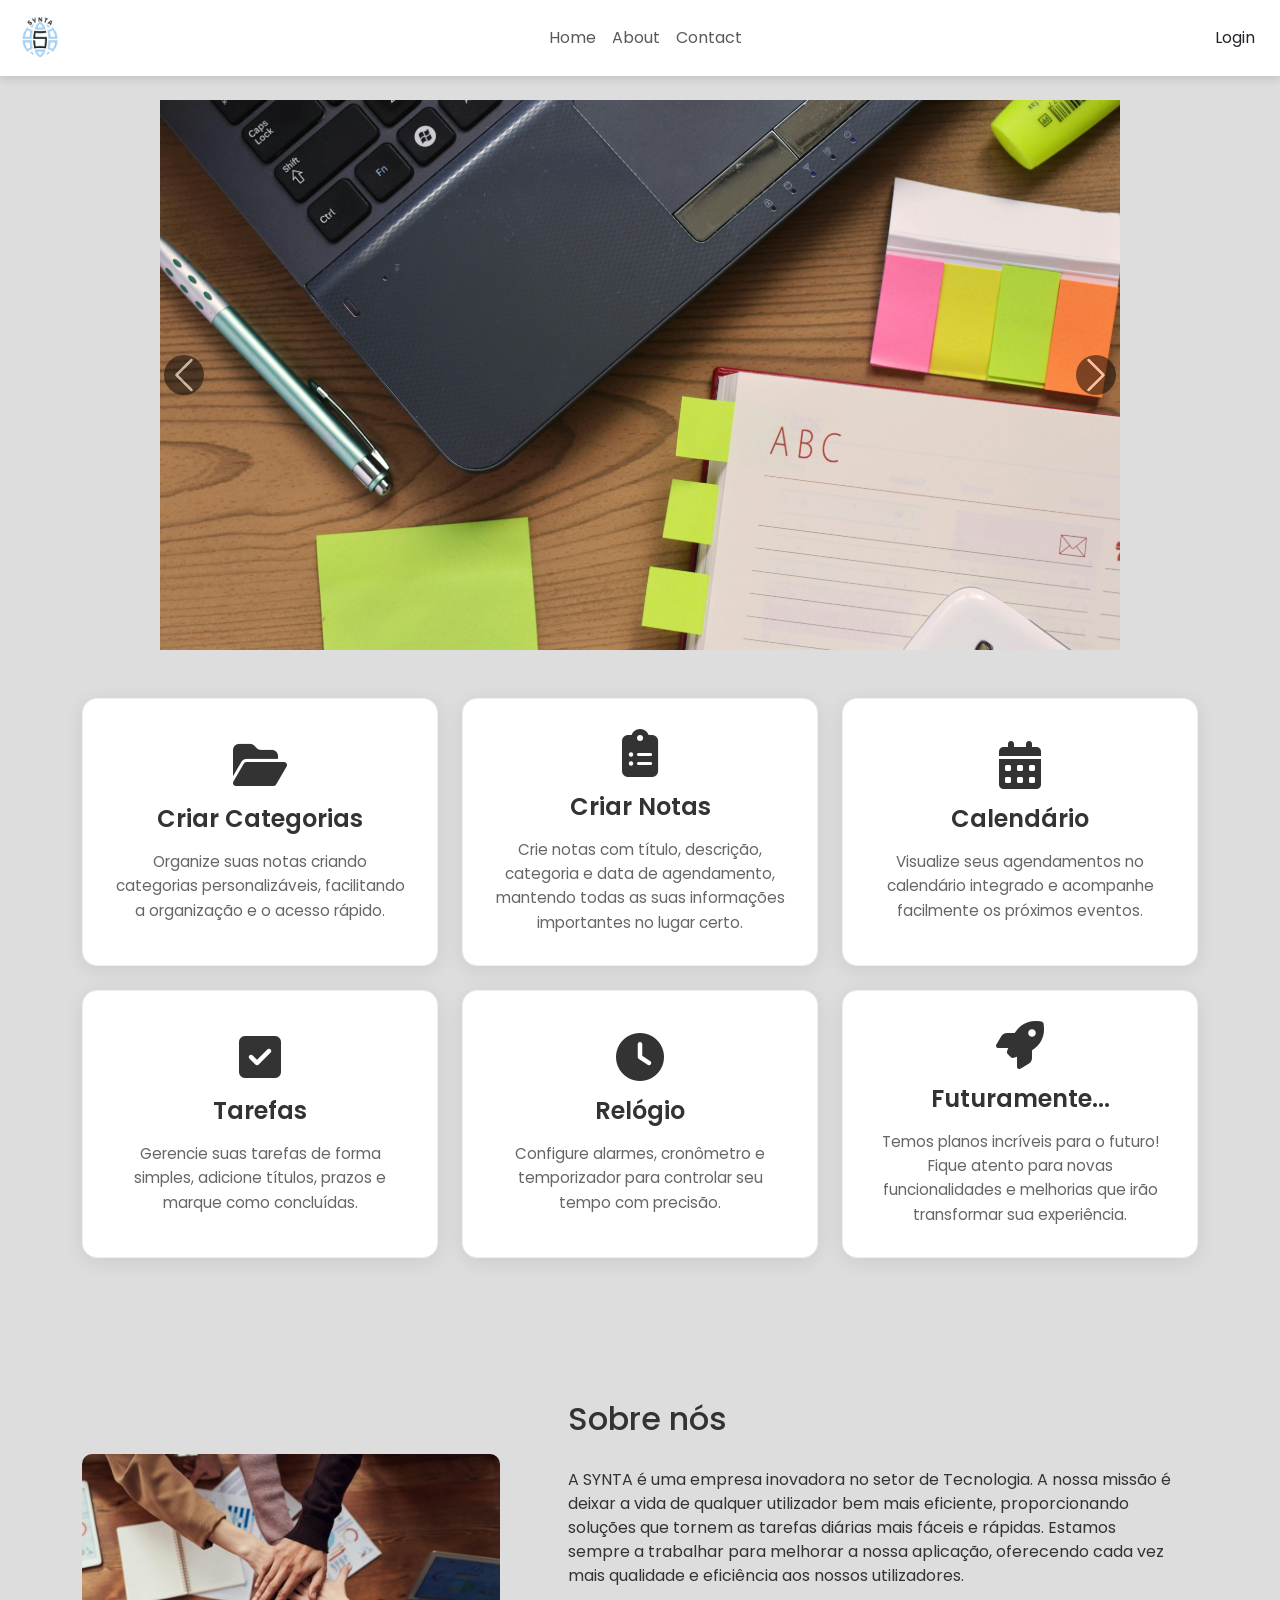
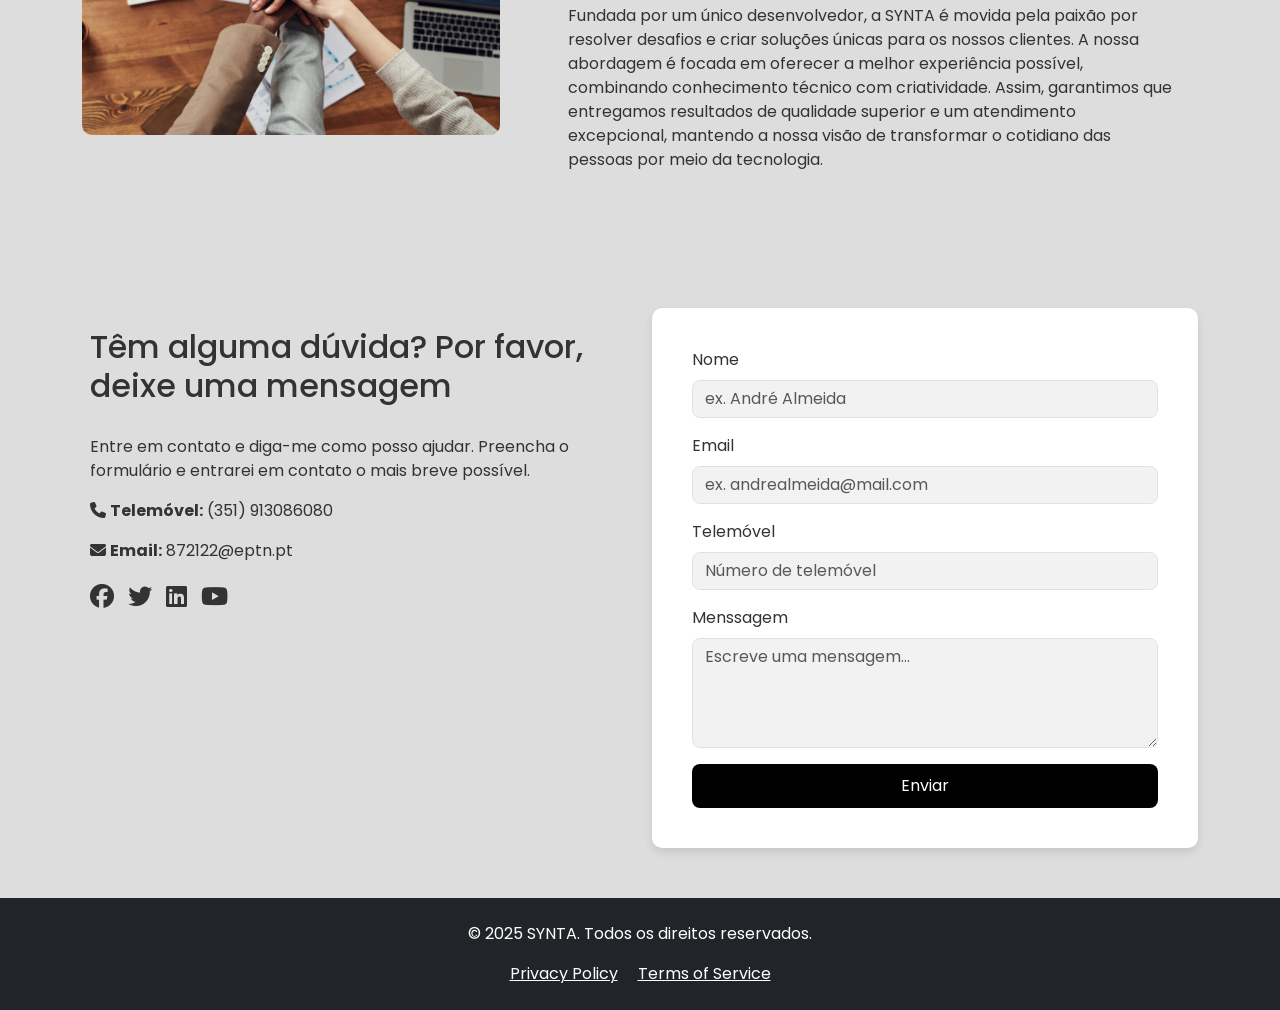
<file: home.html>
<!DOCTYPE html>
<html lang="en">
<head>
    <meta charset="UTF-8">
    <meta name="viewport" content="width=device-width, initial-scale=1.0">
    <link href="https://cdn.jsdelivr.net/npm/bootstrap@5.3.3/dist/css/bootstrap.min.css" rel="stylesheet" integrity="sha384-QWTKZyjpPEjISv5WaRU9OFeRpok6YctnYmDr5pNlyT2bRjXh0JMhjY6hW+ALEwIH" crossorigin="anonymous">
    <link rel="stylesheet" href="https://cdnjs.cloudflare.com/ajax/libs/font-awesome/6.5.1/css/all.min.css" integrity="sha512-DTOQO9RWCH3ppGqcWaEA1BIZOC6xxalwEsw9c2QQeAIftl+Vegovlnee1c9QX4TctnWMn13TZye+giMm8e2LwA==" crossorigin="anonymous" referrerpolicy="no-referrer" />
    <title>Landing Page</title>
    <style>
        @import url('https://fonts.googleapis.com/css2?family=Poppins:wght@300;400;500;600;700&display=swap');

        * {
             margin: 0;
             padding: 0;
             box-sizing: border-box;
             font-family: 'Poppins', sans-serif;
         }
         body {
             background: #dddddd;
             color: #333;
             padding-top: 100px;
         }
         h2 {
             margin-bottom: 30px;
         }
         .contact-section {
             padding: 50px 0;
         }
         .contact-info {
             padding: 20px;
         }
         .contact-form {
             background: white;
             padding: 40px;
             border-radius: 10px;
             box-shadow: 0 4px 8px rgba(0, 0, 0, 0.1);
         }
         .form-control {
             border-radius: 8px;
             background-color: #f2f2f2;
         }
         button[type="submit"] {
             background-color: #000;
             border: none;
             color: white;
             border-radius: 8px;
             padding: 10px 20px;
         }
         img[alt="Logo"] {
             max-height: 50px;
         }
        #backToTop {
            position: fixed;
            bottom: 30px;
            right: 30px;
            background-color: #000;
            color: white;
            border: none;
            border-radius: 50%;
            width: 50px;
            height: 50px;
            display: flex;
            justify-content: center;
            align-items: center;
            font-size: 24px;
            z-index: 1000;
            display: none;
        }
        /* About Me Section */
        .about-section {
            padding: 50px 0;
            display: flex;
            align-items: center;
        }
        .about-content {
            padding: 20px;
        }
        .about-img {
            position: relative;
            width: 220%;
        }
        .about-img img {
            max-width: 100%;
            border-radius: 10px;
            position: relative;
        }
        .navbar-custom {
            background-color: #202022; 
        position: fixed;
        width: 100%;
        top: 0;
        z-index: 1050;
        box-shadow: 0 4px 8px rgba(0, 0, 0, 0.1);
        }
        .social-icons a {
            color: #333;
            font-size: 24px;
            margin-right: 10px;
        }
        .social-icons a:hover {
            color: #71b9f0;
        }
       
         .carousel-inner img {
            width: 100%; 
            height: 550px; 
            object-fit: none; 
        }

        .carousel-item {
            position: relative;
        }

        .carousel-control-prev-icon, .carousel-control-next-icon {
            background-color: black; 
            width: 40px;
            height: 40px;
            border-radius: 50%;
        }

        .carousel-control-prev, .carousel-control-next {
            width: 5%;
            z-index: 1;
        }
        .feature-box {
        background: #ffffff;
        border-radius: 15px;
        box-shadow: 0 4px 20px rgba(0,0,0,0.08);
        transition: all 0.3s ease;
        border: 1px solid #f0f0f0;
        padding: 30px !important;
        min-height: 150px; 
        display: flex;
        flex-direction: column;
        justify-content: center;
    }

    .feature-box:hover {
        transform: translateY(-10px);
        box-shadow: 0 8px 25px rgba(0,0,0,0.12);
    }

    .feature-box h4 {
        color: #333;
        font-weight: 600;
        font-size: 1.5rem;
        margin-bottom: 15px;
    }

    .feature-box p {
        color: #666;
        line-height: 1.6;
        font-size: 0.95rem;
    }
    .icon-feature {
        color: #333;
        transition: all 0.3s ease;
    }
    
    .feature-box:hover .icon-feature {
        color: #71b9f0;
        transform: scale(1.1);
    }
@media (max-width: 767px) {
    .feature-box {
        min-height: 250px; 
    }
}

     </style>
</head>
<body>
    <nav class="navbar navbar-expand-lg navbar-light bg-white navbar-custom">
        <div class="container-fluid">
            <a class="navbar-brand" href="#">
                <img src="assets/images/logo-preta.png" alt="Logo" style="max-height: 50px;">
            </a>
            <button class="navbar-toggler" type="button" data-bs-toggle="collapse" data-bs-target="#navbarNav" aria-controls="navbarNav" aria-expanded="false" aria-label="Toggle navigation">
                <span class="navbar-toggler-icon"></span>
            </button>
            <div class="collapse navbar-collapse justify-content-center" id="navbarNav">
                <ul class="navbar-nav" style="font-family: Poppins;">
                    <li class="nav-item">
                        <a class="nav-link" href="#home">Home</a>
                    </li>
                    <li class="nav-item">
                        <a class="nav-link" href="#about">About</a>
                    </li>
                    <li class="nav-item">
                        <a class="nav-link" href="#contact">Contact</a>
                    </li>
                </ul>
            </div>
            <a href="login.php" class="btn btn-login">Login</a>
        </div>
    </nav>

    <!-- Home Section with Carousel -->
    <section id="home" class="hero-section d-flex justify-content-center">
        <div id="carouselExample" class="carousel slide w-75">
            <div class="carousel-inner">
                <div class="carousel-item active">
                    <img src="assets/images/carrossel1.png" class="d-block" alt="Tech Image" >
                </div>
                <div class="carousel-item">
                    <img src="assets/images/carrossel2.png" class="d-block" alt="Business Image">
                </div>
                <div class="carousel-item">
                    <img src="assets/images/carrossel3.png" class="d-block" alt="Innovation Image">
                </div>
            </div>
            <button class="carousel-control-prev" type="button" data-bs-target="#carouselExample" data-bs-slide="prev">
                <span class="carousel-control-prev-icon" aria-hidden="true"></span>
                <span class="visually-hidden">Previous</span>
            </button>
            <button class="carousel-control-next" type="button" data-bs-target="#carouselExample" data-bs-slide="next">
                <span class="carousel-control-next-icon" aria-hidden="true"></span>
                <span class="visually-hidden">Next</span>
            </button>
        </div>
    </section>

    <section id="features" class="container py-5">
        <div class="row d-flex"> 
            <div class="col-12 col-md-4 mb-4">
                <div class="feature-box p-4 text-center h-100">
                    <i class="fas fa-folder-open fa-3x mb-3 icon-feature"></i>
                    <h4 class="mb-3">Criar Categorias</h4>
                    <p class="mb-0">Organize suas notas criando categorias personalizáveis, facilitando a organização e o acesso rápido.</p>
                </div>
            </div>
    
            <!-- Funcionalidade 2: Criar Notas -->
            <div class="col-12 col-md-4 mb-4">
                <div class="feature-box p-4 text-center h-100">
                    <i class="fas fa-clipboard-list fa-3x mb-3 icon-feature"></i>
                    <h4 class="mb-3">Criar Notas</h4>
                    <p class="mb-0">Crie notas com título, descrição, categoria e data de agendamento, mantendo todas as suas informações importantes no lugar certo.</p>
                </div>
            </div>
    
            <!-- Funcionalidade 3: Calendário -->
            <div class="col-12 col-md-4 mb-4">
                <div class="feature-box p-4 text-center h-100">
                    <i class="fas fa-calendar-alt fa-3x mb-3 icon-feature"></i>
                    <h4 class="mb-3">Calendário</h4>
                    <p class="mb-0">Visualize seus agendamentos no calendário integrado e acompanhe facilmente os próximos eventos.</p>
                </div>
            </div>
    
            <!-- Funcionalidade 4: Tarefas -->
            <div class="col-12 col-md-4 mb-4">
                <div class="feature-box p-4 text-center h-100">
                    <i class="fas fa-check-square fa-3x mb-3 icon-feature"></i>
                    <h4 class="mb-3">Tarefas</h4>
                    <p class="mb-0">Gerencie suas tarefas de forma simples, adicione títulos, prazos e marque como concluídas.</p>
                </div>
            </div>
    
            <!-- Funcionalidade 5: Relógio -->
            <div class="col-12 col-md-4 mb-4">
                <div class="feature-box p-4 text-center h-100">
                    <i class="fas fa-clock fa-3x mb-3 icon-feature"></i>
                    <h4 class="mb-3">Relógio</h4>
                    <p class="mb-0">Configure alarmes, cronômetro e temporizador para controlar seu tempo com precisão.</p>
                </div>
            </div>
    
            <!-- Funcionalidade 6: Futuramente -->
            <div class="col-12 col-md-4 mb-4">
                <div class="feature-box p-4 text-center h-100">
                    <i class="fas fa-rocket fa-3x mb-3 icon-feature"></i>
                    <h4 class="mb-3">Futuramente...</h4>
                    <p class="mb-0">Temos planos incríveis para o futuro! Fique atento para novas funcionalidades e melhorias que irão transformar sua experiência.</p>
                </div>
            </div>
        </div>
    </section>
    




<!-- About Us Section -->
<section id="about" class="about-section">
    <div class="container d-flex align-items-center">
        <div class="about-img">
            <img src="assets/images/equipa.png" alt="Sobre a Equipa SYNTA">
        </div>
        <div class="about-content ms-5">
            <h2>Sobre nós</h2>
            <p>A SYNTA é uma empresa inovadora no setor de Tecnologia. A nossa missão é deixar a vida de qualquer utilizador bem mais eficiente, proporcionando soluções que tornem as tarefas diárias mais fáceis e rápidas. Estamos sempre a trabalhar para melhorar a nossa aplicação, oferecendo cada vez mais qualidade e eficiência aos nossos utilizadores.</p>
            <p>Fundada por um único desenvolvedor, a SYNTA é movida pela paixão por resolver desafios e criar soluções únicas para os nossos clientes. A nossa abordagem é focada em oferecer a melhor experiência possível, combinando conhecimento técnico com criatividade. Assim, garantimos que entregamos resultados de qualidade superior e um atendimento excepcional, mantendo a nossa visão de transformar o cotidiano das pessoas por meio da tecnologia.</p>
            
        </div>
    </div>
</section>


    <!-- Contact Section -->
    <section id="contact" class="contact-section">
        <div class="container">
            <div class="row">
                <div class="col-md-6 contact-info">
                    <h2>Têm alguma dúvida? Por favor, deixe uma mensagem</h2>
                    <p>Entre em contato e diga-me como posso ajudar. Preencha o formulário e entrarei em contato o mais breve possível.</p>
                    <p><i class="fas fa-phone"></i> <strong>Telemóvel:</strong> (351) 913086080</p>
                    <p><i class="fas fa-envelope"></i> <strong>Email:</strong> 872122@eptn.pt</p>
                    <div class="social-icons">
                        <a href="#"><i class="fab fa-facebook"></i></a>
                        <a href="#"><i class="fab fa-twitter"></i></a>
                        <a href="#"><i class="fab fa-linkedin"></i></a>
                        <a href="#"><i class="fab fa-youtube"></i></a>
                    </div>
                </div>
                <div class="col-md-6">
                    <div class="contact-form">
                        <form>
                            <div class="mb-3">
                                <label for="name" class="form-label">Nome</label>
                                <input type="text" class="form-control" id="name" placeholder="ex. André Almeida">
                            </div>
                            <div class="mb-3">
                                <label for="email" class="form-label">Email</label>
                                <input type="email" class="form-control" id="email" placeholder="ex. andrealmeida@mail.com">
                            </div>
                            <div class="mb-3">
                                <label for="phone" class="form-label">Telemóvel</label>
                                <input type="text" class="form-control" id="phone" placeholder="Número de telemóvel">
                            </div>
                            <div class="mb-3">
                                <label for="message" class="form-label">Menssagem</label>
                                <textarea class="form-control" id="message" rows="4" placeholder="Escreve uma mensagem..."></textarea>
                            </div>
                            <button type="submit" class="btn btn-primary w-100">Enviar</button>
                        </form>
                    </div>
                </div>
            </div>
        </div>
    </section>

    <!-- Footer Section -->
    <footer class="bg-dark text-white py-4">
        <div class="container text-center">
            <p>&copy; 2025 SYNTA. Todos os direitos reservados.</p>
            <div>
                <a href="#" class="text-white mx-2">Privacy Policy</a>
                <a href="#" class="text-white mx-2">Terms of Service</a>
            </div>
        </div>
    </footer>

    <!-- Botão Voltar ao Topo -->
    <button id="backToTop" onclick="scrollToTop()"><i class="fas fa-arrow-up"></i></button>

    <script>
        window.onscroll = function() {
            const btn = document.getElementById('backToTop');
            if (document.documentElement.scrollTop > 200) {
                btn.style.display = 'flex';
            } else {
                btn.style.display = 'none';
            }
        };

        function scrollToTop() {
            window.scrollTo({ top: 0, behavior: 'smooth' });
        }
    </script>

    <script src="https://cdn.jsdelivr.net/npm/bootstrap@5.3.3/dist/js/bootstrap.bundle.min.js" integrity="sha384-YvpcrYf0tY3lHB60NNkmXc5s9fDVZLESaAA55NDzOxhy9GkcIdslK1eN7N6jIeHz" crossorigin="anonymous"></script>
</body>
</html>
</file>
